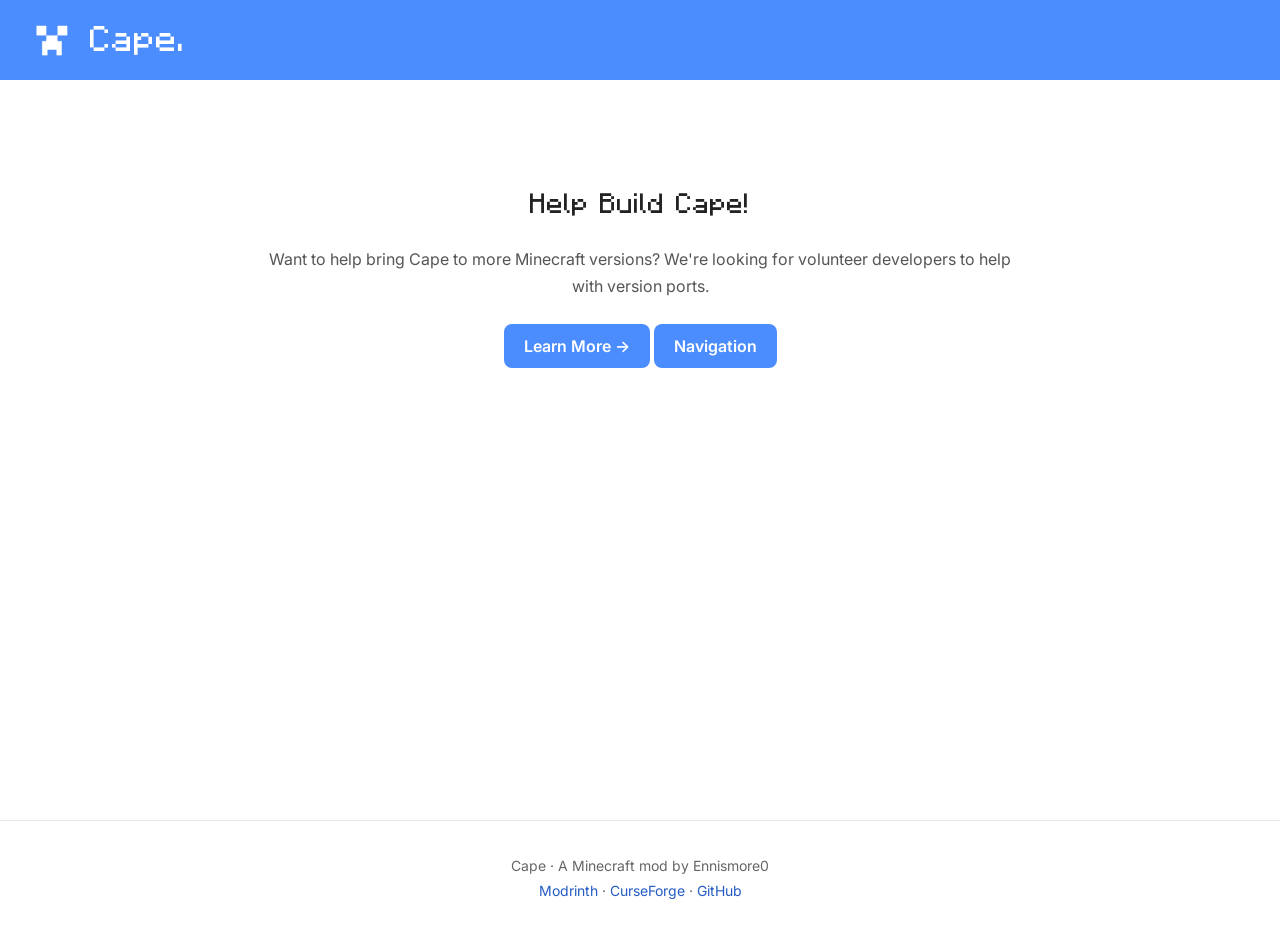
<file: index.html>
<!DOCTYPE html>
<html lang="en">
<head>
    <meta charset="UTF-8">
    <meta name="viewport" content="width=device-width, initial-scale=1.0">

    <title>Cape Mod</title>

    <link rel="stylesheet" href="font/style.css">
    <link rel="icon" type="image/png" href="assets/cape-logo.png">
</head>
<body>

    <header class="site-header">
    <a href="https://www.modrinth.com/mod/cape."
       class="header-brand"
       target="_blank"
       rel="noopener noreferrer">
        <img src="assets/cape-logo.png" alt="Cape Logo" class="logo">
        <h1>Cape.</h1>
    </a>
    </header>

    <main>
        <section class="development">
            <h2>Help Build Cape!</h2>

            <p>
                Want to help bring Cape to more Minecraft versions?
                We're looking for volunteer developers to help with version ports.
            </p>

            <a href="learn-more/development.html"
               class="button button-primary">
                Learn More &rarr;
            </a>

            <a href="navigation.html"
               class="button button-primary">
                Navigation
            </a>
        </section>
    </main>

    <footer class="site-footer">
        <p>Cape · A Minecraft mod by Ennismore0</p>

        <p>
            <a href="https://modrinth.com/mod/cape." target="_blank" rel="noopener noreferrer">Modrinth</a>
            ·
            <a href="https://www.curseforge.com/minecraft/mc-mods/cape-mod" target="_blank" rel="noopener noreferrer">CurseForge</a>
            ·
            <a href="https://github.com/Ennismore0/Cape" target="_blank" rel="noopener noreferrer">GitHub</a>
        </p>
    </footer>

</body>
</html>
</file>
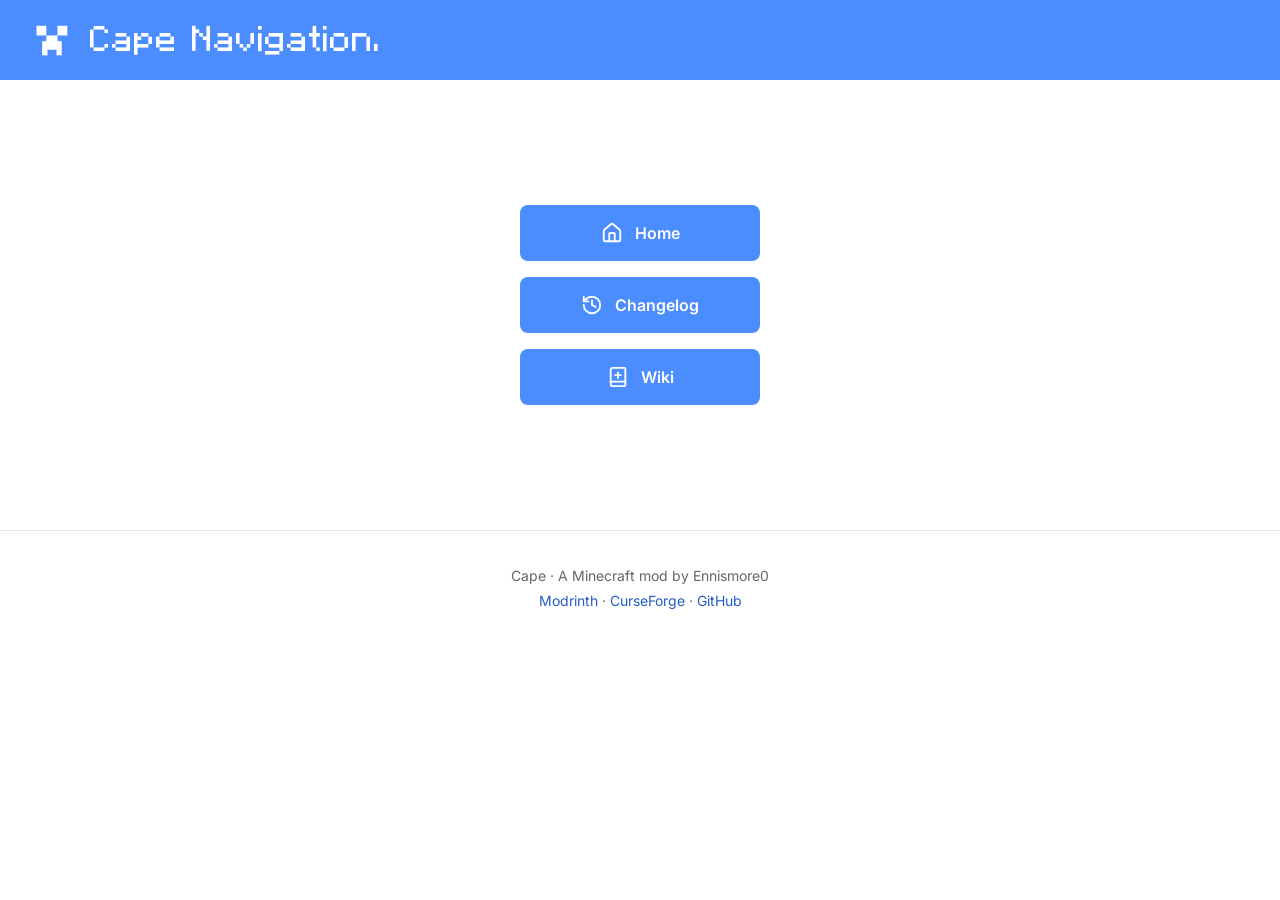
<file: navigation.html>
<!DOCTYPE html>
<html lang="en">
<head>
    <meta charset="UTF-8">
    <meta name="viewport" content="width=device-width, initial-scale=1.0">

    <title>Cape Mod - Navigation</title>

    <link rel="stylesheet" href="../font/style.css">
    <link rel="icon" type="image/png" href="../assets/cape-logo.png">
</head>
<body>
    <header class="site-header">
        <a href="../index.html" class="header-brand">
            <img src="../assets/cape-logo.png" alt="Cape Logo" class="logo">
            <h1>Cape Navigation.</h1>
        </a>
    </header>

    <main class="navigation">
        <a href="../index.html" class="button button-primary">
            <img src="../assets/icons/home.svg" alt="" class="button-icon">
            Home
        </a>

        <a href="project/changelog.html" class="button button-primary">
            <img src="../assets/icons/history.svg" alt="" class="button-icon">
            Changelog
        </a>

        <a href="wiki/wiki.html" class="button button-primary">
            <img src="../assets/icons/wiki.svg" alt="" class="button-icon">
            Wiki
        </a>
    </main>

    <footer class="site-footer">
        <p>Cape · A Minecraft mod by Ennismore0</p>

        <p>
            <a href="https://modrinth.com/mod/cape." target="_blank" rel="noopener noreferrer">Modrinth</a>
            ·
            <a href="https://www.curseforge.com/minecraft/mc-mods/cape-mod" target="_blank" rel="noopener noreferrer">CurseForge</a>
            ·
            <a href="https://github.com/Ennismore0/Cape" target="_blank" rel="noopener noreferrer">GitHub</a>
        </p>
    </footer>
</body>
</html>
</file>
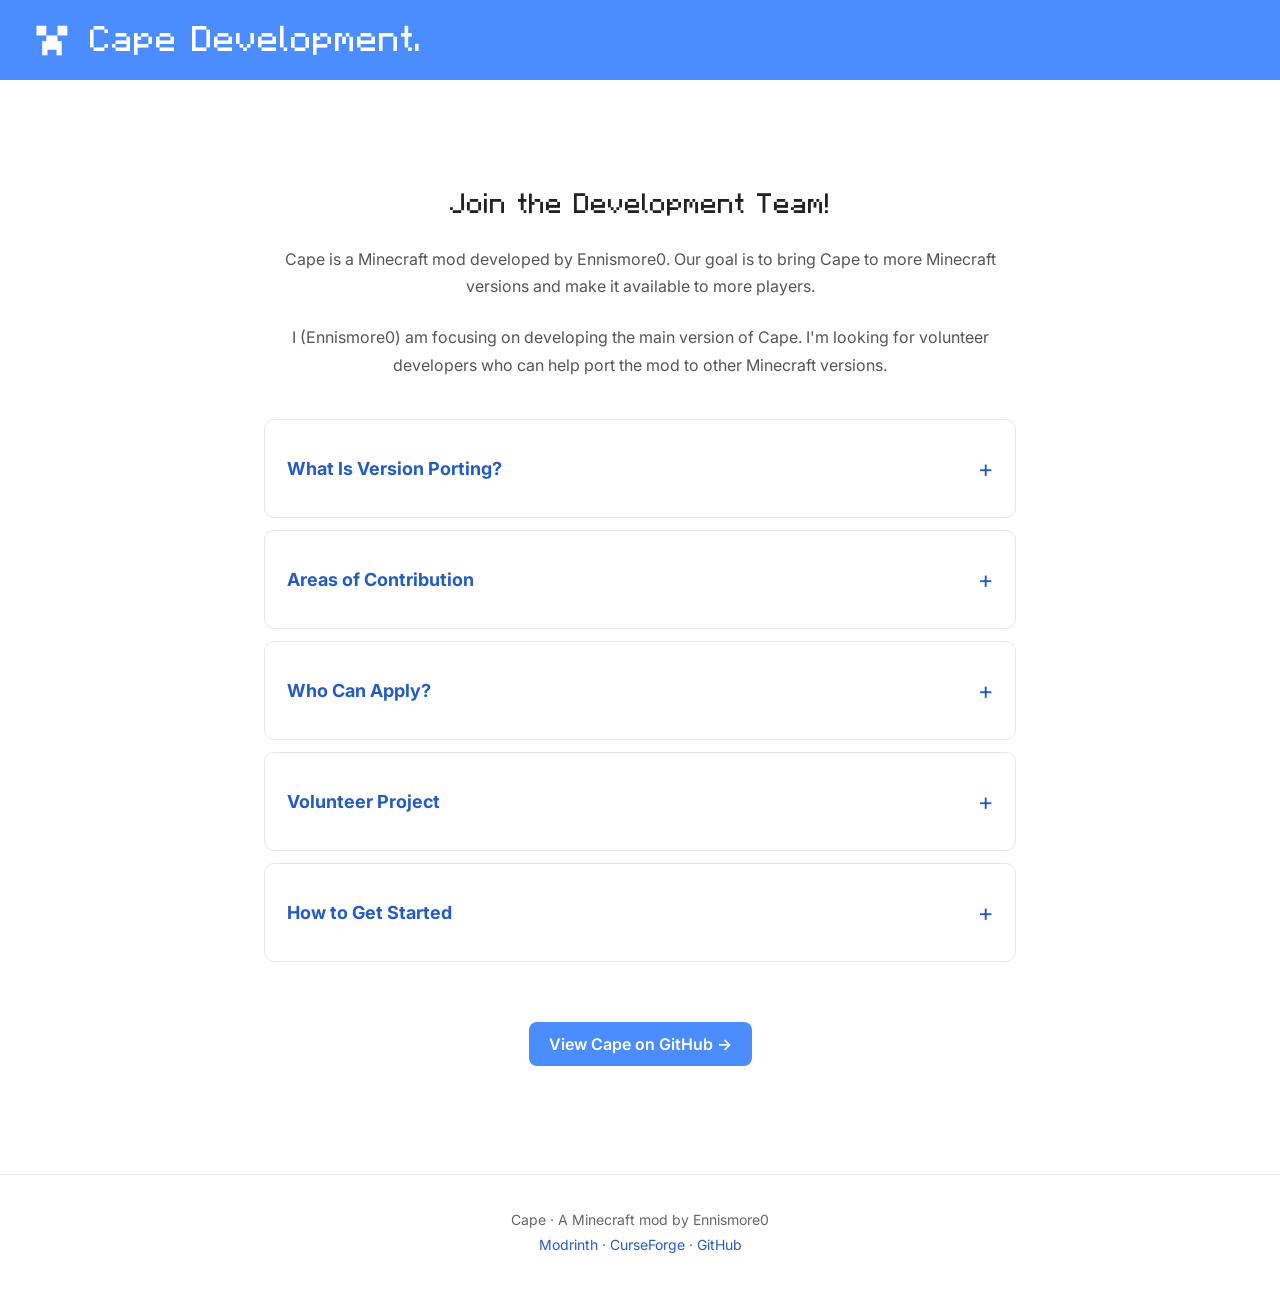
<file: learn-more/development.html>
<html lang="en">
<head>
    <meta charset="UTF-8">
    <meta name="viewport" content="width=device-width, initial-scale=1.0">

    <title>Cape Mod - Development</title>
    <meta name="description" content="Help develop Cape and bring the Minecraft mod to more Minecraft versions.">

    <link rel="stylesheet" href="../font/style.css">
    <link rel="icon" type="image/png" href="../assets/cape-logo.png">
</head>
<body>

    <header class="site-header">
        <a href="../index.html" class="header-brand">
            <img src="../assets/cape-logo.png" alt="Cape Logo" class="logo">
            <h1>Cape Development.</h1>
        </a>
    </header>

    <main>
        <section class="development">

            <h2>Join the Development Team!</h2>

            <p>
                Cape is a Minecraft mod developed by Ennismore0.
                Our goal is to bring Cape to more Minecraft versions
                and make it available to more players.
            </p>

            <p>
                I (Ennismore0) am focusing on developing the main version of Cape.
                I'm looking for volunteer developers who can help
                port the mod to other Minecraft versions.
            </p>

            <div class="development-dropdowns">

                <details class="development-dropdown">
                    <summary><h3>What Is Version Porting?</h3></summary>

                    <div class="dropdown-content">
                        <p>
                            Minecraft updates can change the code and systems
                            that mods rely on. Porting means adapting a mod so
                            it can work with a different Minecraft version.
                        </p>

                        <p>
                            As a developer on the Cape team, you could help
                            update code, resolve compatibility issues, test
                            changes, and maintain a port for your assigned version.
                        </p>
                    </div>
                </details>

                <details class="development-dropdown">
                    <summary><h3>Areas of Contribution</h3></summary>

                    <div class="dropdown-content">
                        <div class="development-roles">

                            <article class="role-card">
                                <h3>Version Porting</h3>
                                <p>
                                    Adapt Cape to Minecraft versions other than
                                    the main version (26.1.2).
                                </p>
                            </article>

                            <article class="role-card">
                                <h3>Testing</h3>
                                <p>
                                    Test changes, identify bugs, and verify that
                                    a version port works as expected.
                                </p>
                            </article>

                            <article class="role-card">
                                <h3>Bug Fixes</h3>
                                <p>
                                    Investigate problems and help improve
                                    compatibility and stability.
                                </p>
                            </article>

                        </div>
                    </div>
                </details>

                <details class="development-dropdown">
                    <summary><h3>Who Can Apply?</h3></summary>

                    <div class="dropdown-content">
                        <p>
                            We're looking for people who are interested in
                            Minecraft mod development, can communicate with
                            the team, and are willing to learn and collaborate.
                        </p>

                        <p>
                            Experience with Java, Fabric, and the relevant
                            Minecraft version is helpful for version-porting work.
                        </p>
                    </div>
                </details>

                <details class="development-dropdown">
                    <summary><h3>Volunteer Project</h3></summary>

                    <div class="dropdown-content">
                        <p>
                            Cape's development team is volunteer-based.
                            This is an unpaid opportunity to contribute to
                            an open-source Minecraft mod and gain development
                            experience.
                        </p>
                    </div>
                </details>

                <details class="development-dropdown">
                    <summary><h3>How to Get Started</h3></summary>

                    <div class="dropdown-content">
                        <ol class="development-steps">
                            <li>
                                Visit the Cape repository on GitHub.
                            </li>
                            <li>
                                Explore the source code and project structure.
                            </li>
                            <li>
                                Read the project's license and contribution
                                instructions before submitting changes.
                            </li>
                            <li>
                                Get in touch through the project's available
                                communication channels to discuss contributing.
                            </li>
                        </ol>
                    </div>
                </details>

            </div>
            <br>
            <a href="https://github.com/Ennismore0/Cape" class="button button-primary" target="_blank" rel="noopener noreferrer">
                View Cape on GitHub →
            </a>

        </section>
    </main>

    <footer class="site-footer">
        <p>Cape · A Minecraft mod by Ennismore0</p>

        <p>
            <a href="https://modrinth.com/mod/cape." target="_blank" rel="noopener noreferrer">Modrinth</a>
            ·
            <a href="https://www.curseforge.com/minecraft/mc-mods/cape-mod" target="_blank" rel="noopener noreferrer">CurseForge</a>
            ·
            <a href="https://github.com/Ennismore0/Cape" target="_blank" rel="noopener noreferrer">GitHub</a>
        </p>
    </footer>

</body>
</html>
</file>
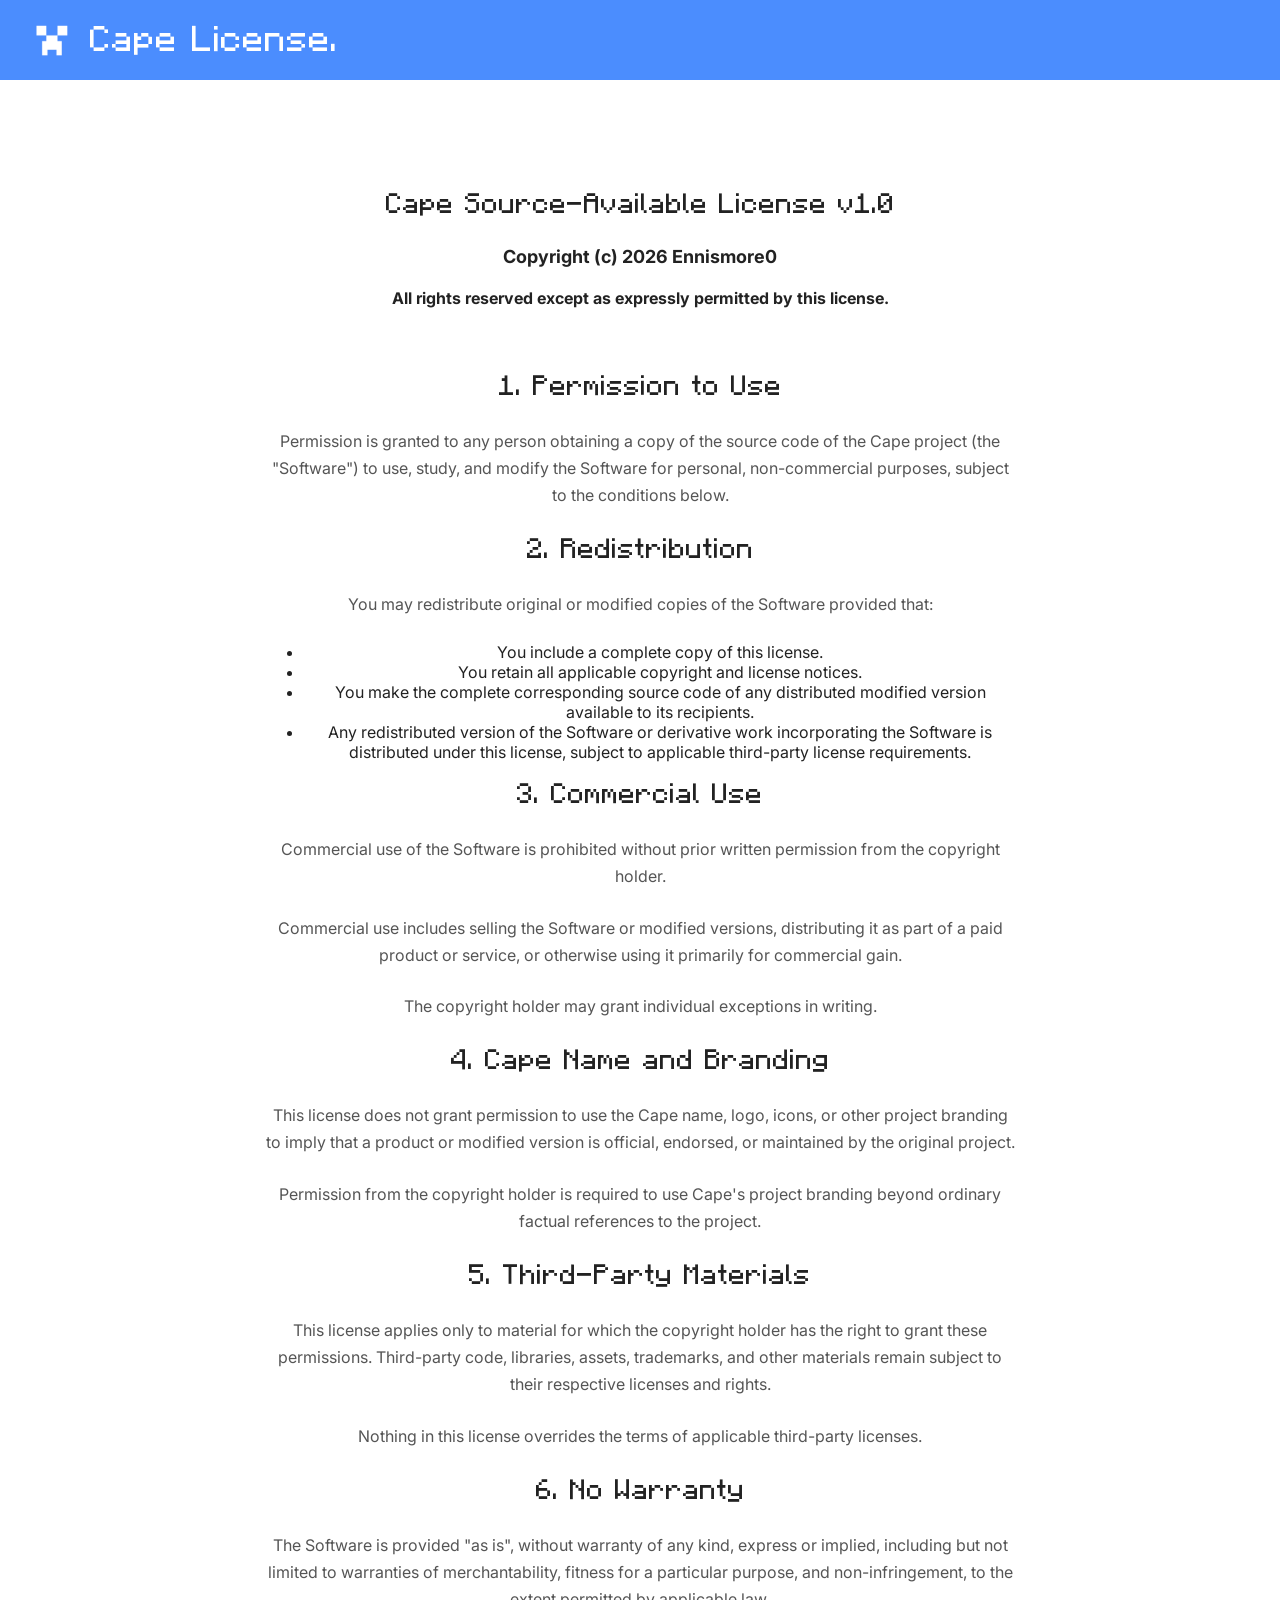
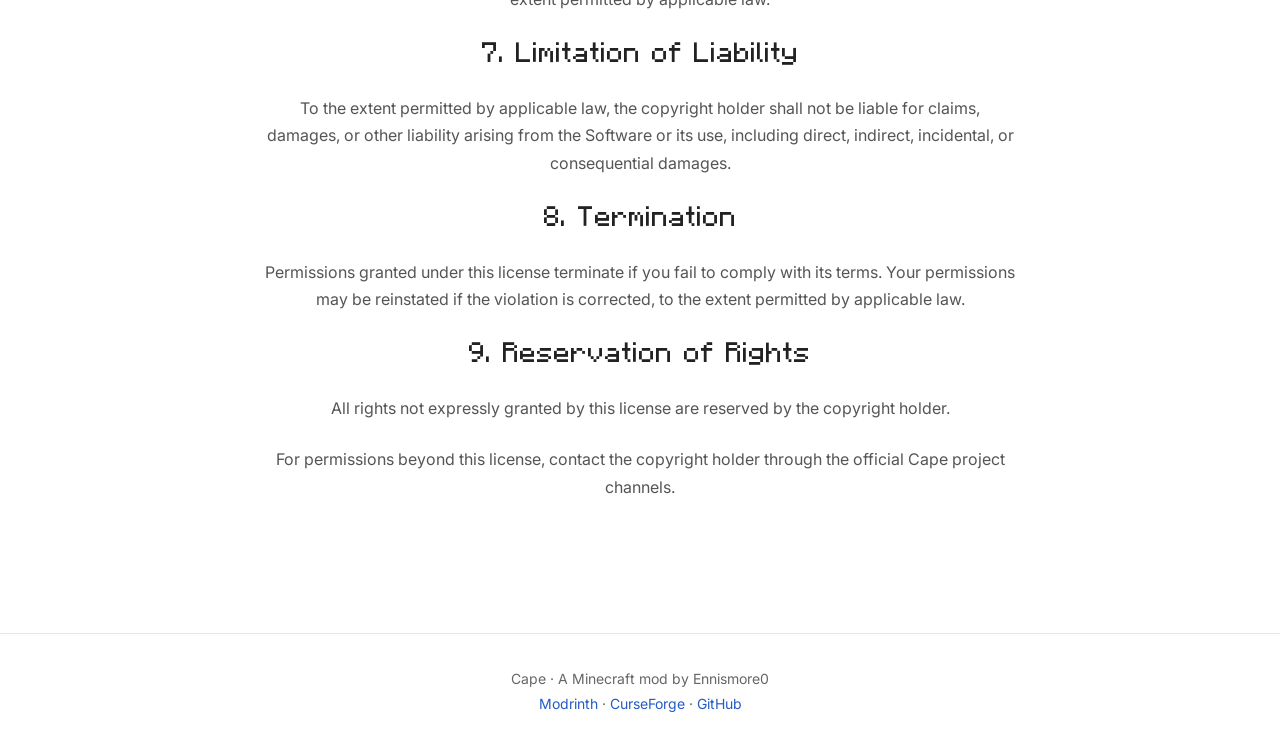
<file: learn-more/license.html>
<!DOCTYPE html>
<html lang="en">
<head>
    <meta charset="UTF-8">
    <meta name="viewport" content="width=device-width, initial-scale=1.0">

    <title>Cape Mod - License</title>

    <link rel="stylesheet" href="../font/style.css">
    <link rel="icon" type="image/png" href="../assets/cape-logo.png">
</head>
<body>
    <header class="site-header">
        <a href="https://raw.githubusercontent.com/Ennismore0/Cape/refs/heads/main/LICENSE.txt" class="header-brand" target="_blank" rel="noopener noreferrer">
            <img src="../assets/cape-logo.png" alt="Cape Logo" class="logo">
            <h1>Cape License.</h1>
        </a>
    </header>

    <main>
        <section class="development">
            <h2>Cape Source-Available License v1.0</h2>

            <h3>Copyright (c) 2026 Ennismore0</h3>
            <h4>All rights reserved except as expressly permitted by this license.</h4>

            <br><br>

            <h2 id="user-content-1-permission-to-use">1. Permission to Use</h2>
            <p>Permission is granted to any person obtaining a copy of the source code of the Cape project (the "Software") to use, study, and modify the Software for personal, non-commercial purposes, subject to the conditions below.</p>

            <h2 id="user-content-2-redistribution">2. Redistribution</h2>
            <p>You may redistribute original or modified copies of the Software provided that:</p>
            <ul>
                <li>You include a complete copy of this license.</li>
                <li>You retain all applicable copyright and license notices.</li>
                <li>You make the complete corresponding source code of any distributed modified version available to its recipients.</li>
                <li>Any redistributed version of the Software or derivative work incorporating the Software is distributed under this license, subject to applicable third-party license requirements.</li>
            </ul>

            <h2 id="user-content-3-commercial-use">3. Commercial Use</h2>
            <p>Commercial use of the Software is prohibited without prior written permission from the copyright holder.</p>
            <p>Commercial use includes selling the Software or modified versions, distributing it as part of a paid product or service, or otherwise using it primarily for commercial gain.</p>
            <p>The copyright holder may grant individual exceptions in writing.</p>

            <h2 id="user-content-4-cape-name-and-branding">4. Cape Name and Branding</h2>
            <p>This license does not grant permission to use the Cape name, logo, icons, or other project branding to imply that a product or modified version is official, endorsed, or maintained by the original project.</p>
            <p>Permission from the copyright holder is required to use Cape's project branding beyond ordinary factual references to the project.</p>

            <h2 id="user-content-5-third-party-materials">5. Third-Party Materials</h2>
            <p>This license applies only to material for which the copyright holder has the right to grant these permissions. Third-party code, libraries, assets, trademarks, and other materials remain subject to their respective licenses and rights.</p>
            <p>Nothing in this license overrides the terms of applicable third-party licenses.</p>

            <h2 id="user-content-6-no-warranty">6. No Warranty</h2>
            <p>The Software is provided "as is", without warranty of any kind, express or implied, including but not limited to warranties of merchantability, fitness for a particular purpose, and non-infringement, to the extent permitted by applicable law.</p>

            <h2 id="user-content-7-limitation-of-liability">7. Limitation of Liability</h2>
            <p>To the extent permitted by applicable law, the copyright holder shall not be liable for claims, damages, or other liability arising from the Software or its use, including direct, indirect, incidental, or consequential damages.</p>

            <h2 id="user-content-8-termination">8. Termination</h2>
            <p>Permissions granted under this license terminate if you fail to comply with its terms. Your permissions may be reinstated if the violation is corrected, to the extent permitted by applicable law.</p>

            <h2 id="user-content-9-reservation-of-rights">9. Reservation of Rights</h2>
            <p>All rights not expressly granted by this license are reserved by the copyright holder.</p>
            <p>For permissions beyond this license, contact the copyright holder through the official Cape project channels.</p>
        </section>
    </main>

    <footer class="site-footer">
        <p>Cape · A Minecraft mod by Ennismore0</p>

        <p>
            <a href="https://modrinth.com/mod/cape." target="_blank" rel="noopener noreferrer">Modrinth</a>
            ·
            <a href="https://www.curseforge.com/minecraft/mc-mods/cape-mod" target="_blank" rel="noopener noreferrer">CurseForge</a>
            ·
            <a href="https://github.com/Ennismore0/Cape" target="_blank" rel="noopener noreferrer">GitHub</a>
        </p>
    </footer>
</body>
</html>
</file>
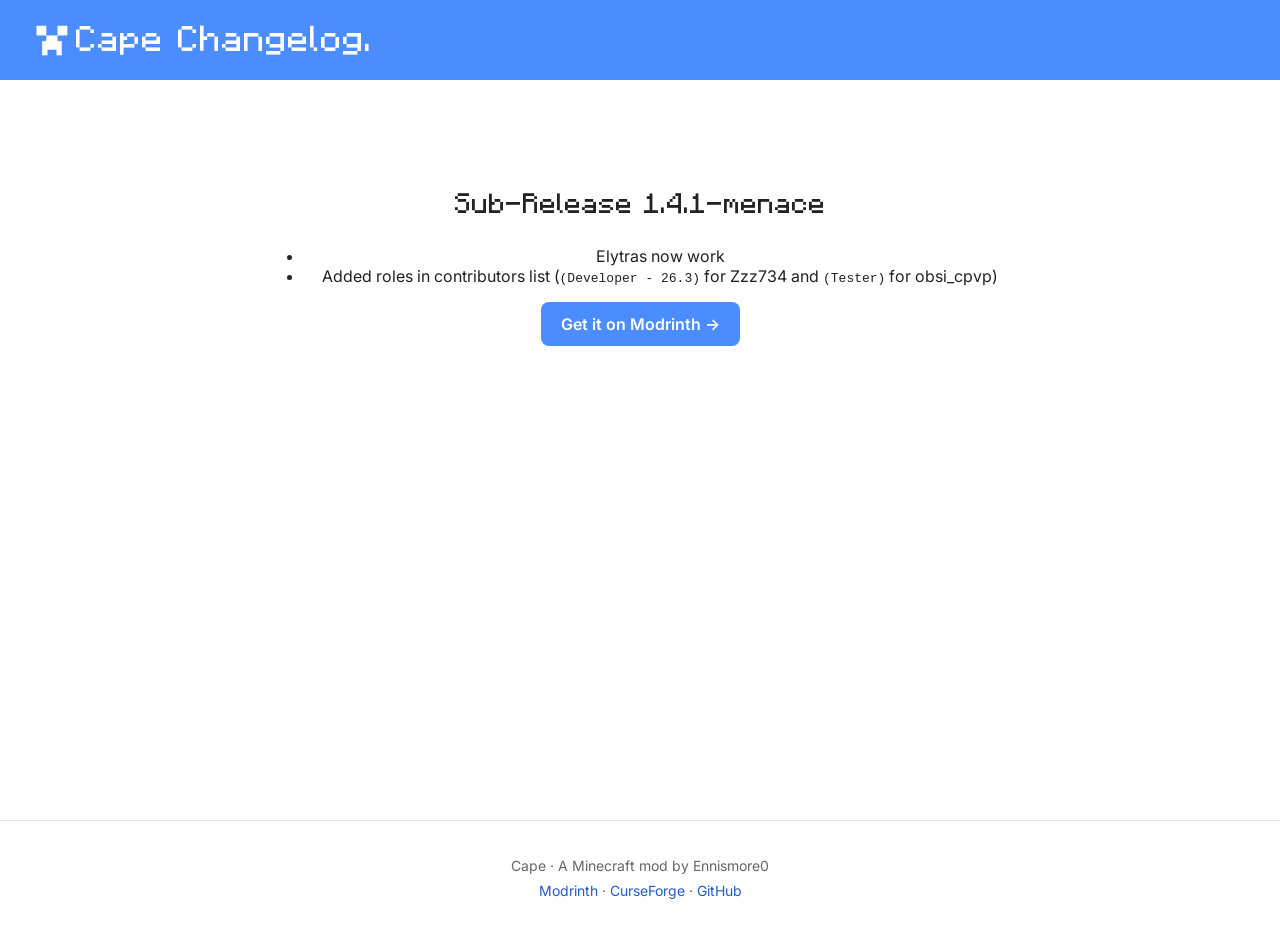
<file: project/changelog.html>
<html lang="en">
<head>
    <meta charset="UTF-8">
    <meta name="viewport" content="width=device-width, initial-scale=1.0">

    <title>Cape Mod - Changelog</title>

    <link rel="stylesheet" href="../font/style.css">
    <link rel="icon" type="image/png" href="../assets/cape-logo.png">
</head>
<body>

    <header class="site-header">
        <img
            src="../assets/cape-logo.png"
            alt="Cape Logo"
            class="logo"
        >
        <h1>Cape Changelog.</h1>
    </header>

    <main>
        <section class="development">
            <h2>Sub-Release 1.4.1-menace</h2>

            <ul>
                <li>Elytras now work</li>
                <li>
                    Added roles in contributors list
                    (<code>(Developer - 26.3)</code> for Zzz734
                    and <code>(Tester)</code> for obsi_cpvp)
                </li>
            </ul>

            <a
                href="https://modrinth.com/mod/cape./version/1.4.1-menace"
                class="button button-primary"
            >
                Get it on Modrinth →
            </a>
        </section>
    </main>

    <footer class="site-footer">
        <p>Cape · A Minecraft mod by Ennismore0</p>

        <p>
            <a
                href="https://modrinth.com/mod/cape."
                target="_blank"
                rel="noopener noreferrer"
            >Modrinth</a>
            ·
            <a
                href="https://www.curseforge.com/minecraft/mc-mods/cape-mod"
                target="_blank"
                rel="noopener noreferrer"
            >CurseForge</a>
            ·
            <a
                href="https://github.com/Ennismore0/Cape"
                target="_blank"
                rel="noopener noreferrer"
            >GitHub</a>
        </p>
    </footer>

</body>
</html>
</file>
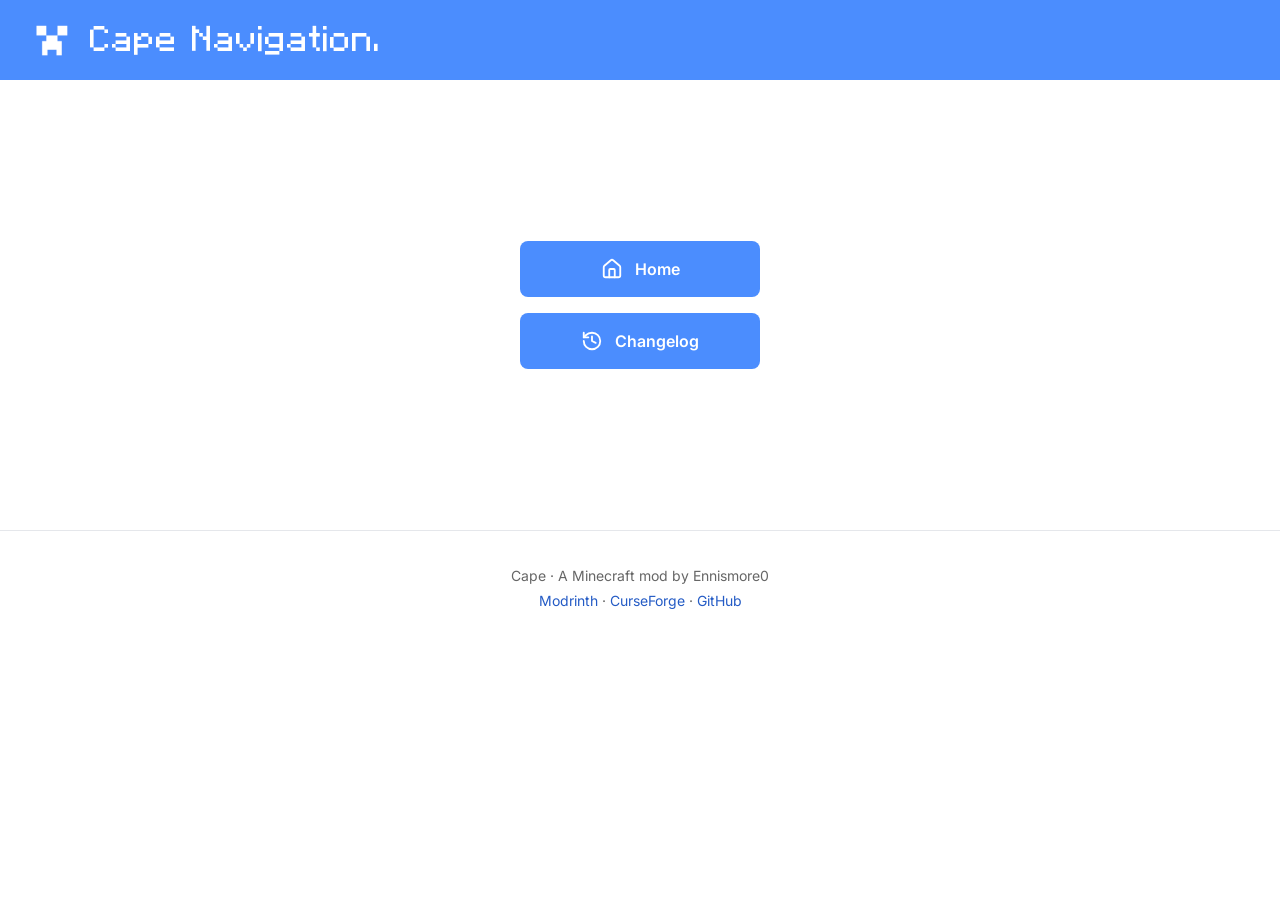
<file: project/navigation.html>
<!DOCTYPE html>
<html lang="en">
<head>
    <meta charset="UTF-8">
    <meta name="viewport" content="width=device-width, initial-scale=1.0">

    <title>Cape Mod - Navigation</title>

    <link rel="stylesheet" href="../font/style.css">
    <link rel="icon" type="image/png" href="../assets/cape-logo.png">
</head>
<body>

    <header class="site-header">
        <a href="../index.html" class="header-brand">
            <img src="../assets/cape-logo.png" alt="Cape Logo" class="logo">
            <h1>Cape Navigation.</h1>
        </a>
    </header>

    <main class="navigation">
        <a href="../index.html" class="button button-primary">
            <img src="../assets/icons/home.svg" alt="" class="button-icon">
            Home
        </a>

        <a href="changelog.html" class="button button-primary">
            <img src="../assets/icons/history.svg" alt="" class="button-icon">
            Changelog
        </a>
    </main>

    <footer class="site-footer">
        <p>Cape · A Minecraft mod by Ennismore0</p>

        <p>
            <a href="https://modrinth.com/mod/cape." target="_blank" rel="noopener noreferrer">Modrinth</a>
            ·
            <a href="https://www.curseforge.com/minecraft/mc-mods/cape-mod" target="_blank" rel="noopener noreferrer">CurseForge</a>
            ·
            <a href="https://github.com/Ennismore0/Cape" target="_blank" rel="noopener noreferrer">GitHub</a>
        </p>
    </footer>

</body>
</html>
</file>
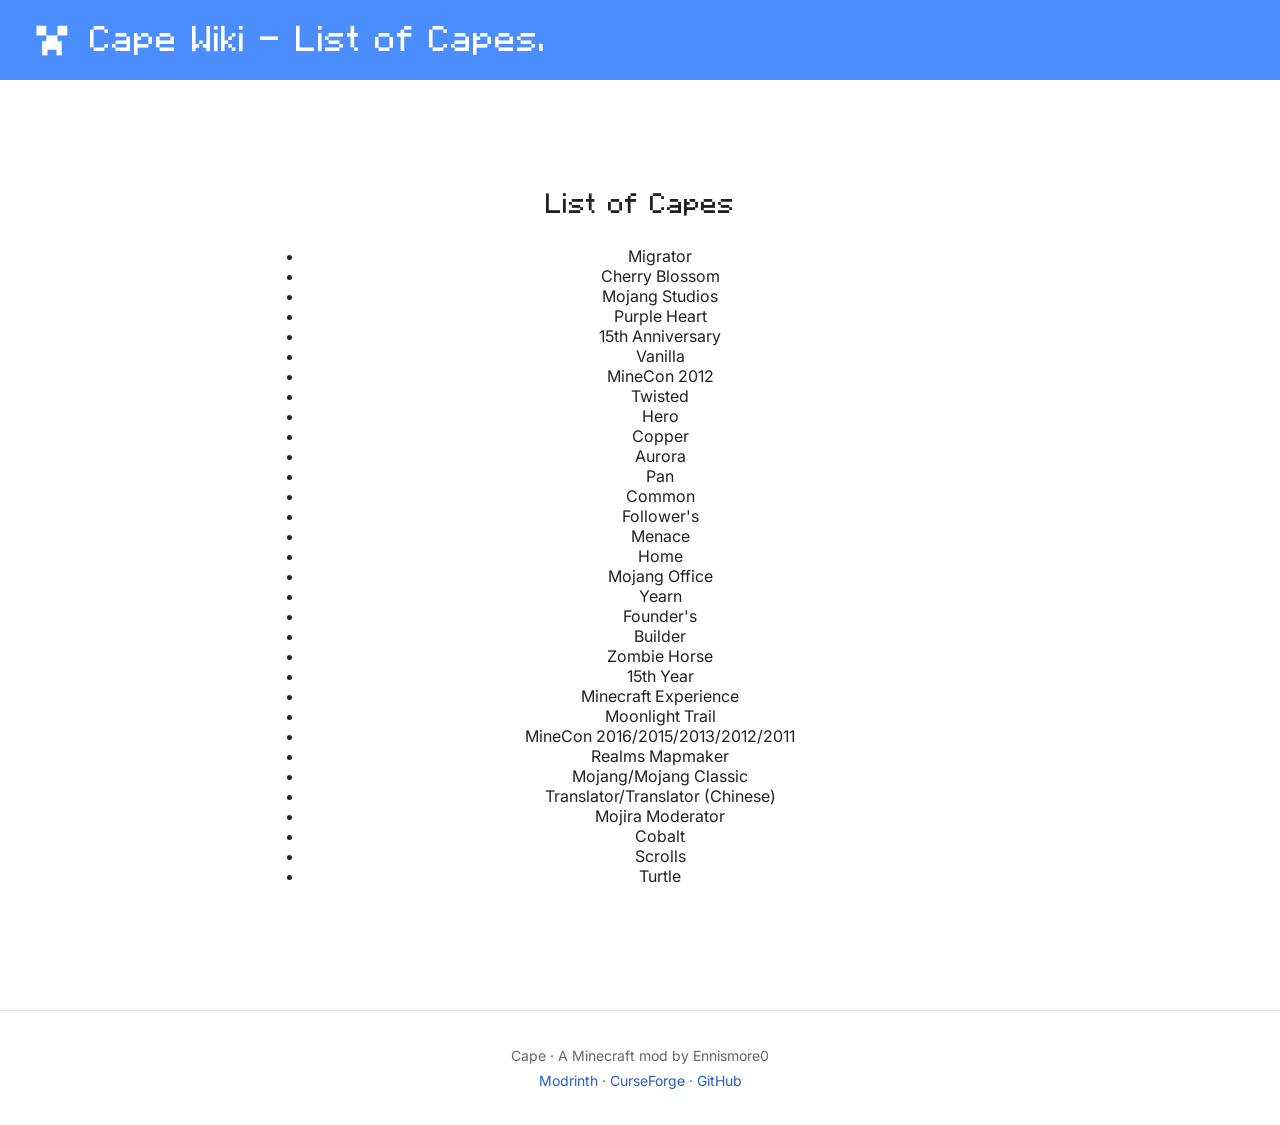
<file: wiki/list-of-capes.html>
<html lang="en"><head>
    <meta charset="UTF-8">
    <meta name="viewport" content="width=device-width, initial-scale=1.0">

    <title>Cape Wiki - List of Capes</title>

    <link rel="stylesheet" href="../font/style.css">
    <link rel="icon" type="image/png" href="../assets/cape-logo.png">
</head>
<body>

    <header class="site-header">
    <a href="https://www.modrinth.com/mod/cape." class="header-brand" target="_blank" rel="noopener noreferrer">
        <img src="../assets/cape-logo.png" alt="Cape Logo" class="logo">
        <h1>Cape Wiki - List of Capes.</h1>
    </a>
    </header>

    <main>
        <section class="development">
            <h2>List of Capes</h2>
<ul>
<li>Migrator</li>
<li>Cherry Blossom</li>
<li>Mojang Studios</li>
<li>Purple Heart</li>
<li>15th Anniversary</li>
<li>Vanilla</li>
<li>MineCon 2012</li>
<li>Twisted</li>
<li>Hero</li>
<li>Copper</li>
<li>Aurora</li>
<li>Pan</li>
<li>Common</li>
<li>Follower's</li>
<li>Menace</li>
<li>Home</li>
<li>Mojang Office</li>
<li>Yearn</li>
<li>Founder's</li>
<li>Builder</li>
<li>Zombie Horse</li>
<li>15th Year</li>
<li>Minecraft Experience</li>
<li>Moonlight Trail</li>
<li>MineCon 2016/2015/2013/2012/2011</li>
<li>Realms Mapmaker</li>
<li>Mojang/Mojang Classic</li>
<li>Translator/Translator (Chinese)</li>
<li>Mojira Moderator</li>
<li>Cobalt</li>
<li>Scrolls</li>
<li>Turtle</li>
</ul>
            
        </section>
    </main>

    <footer class="site-footer">
        <p>Cape · A Minecraft mod by Ennismore0</p>

        <p>
            <a href="https://modrinth.com/mod/cape." target="_blank" rel="noopener noreferrer">Modrinth</a>
            ·
            <a href="https://www.curseforge.com/minecraft/mc-mods/cape-mod" target="_blank" rel="noopener noreferrer">CurseForge</a>
            ·
            <a href="https://github.com/Ennismore0/Cape" target="_blank" rel="noopener noreferrer">GitHub</a>
        </p>
    </footer>
</body>
</html>
</file>
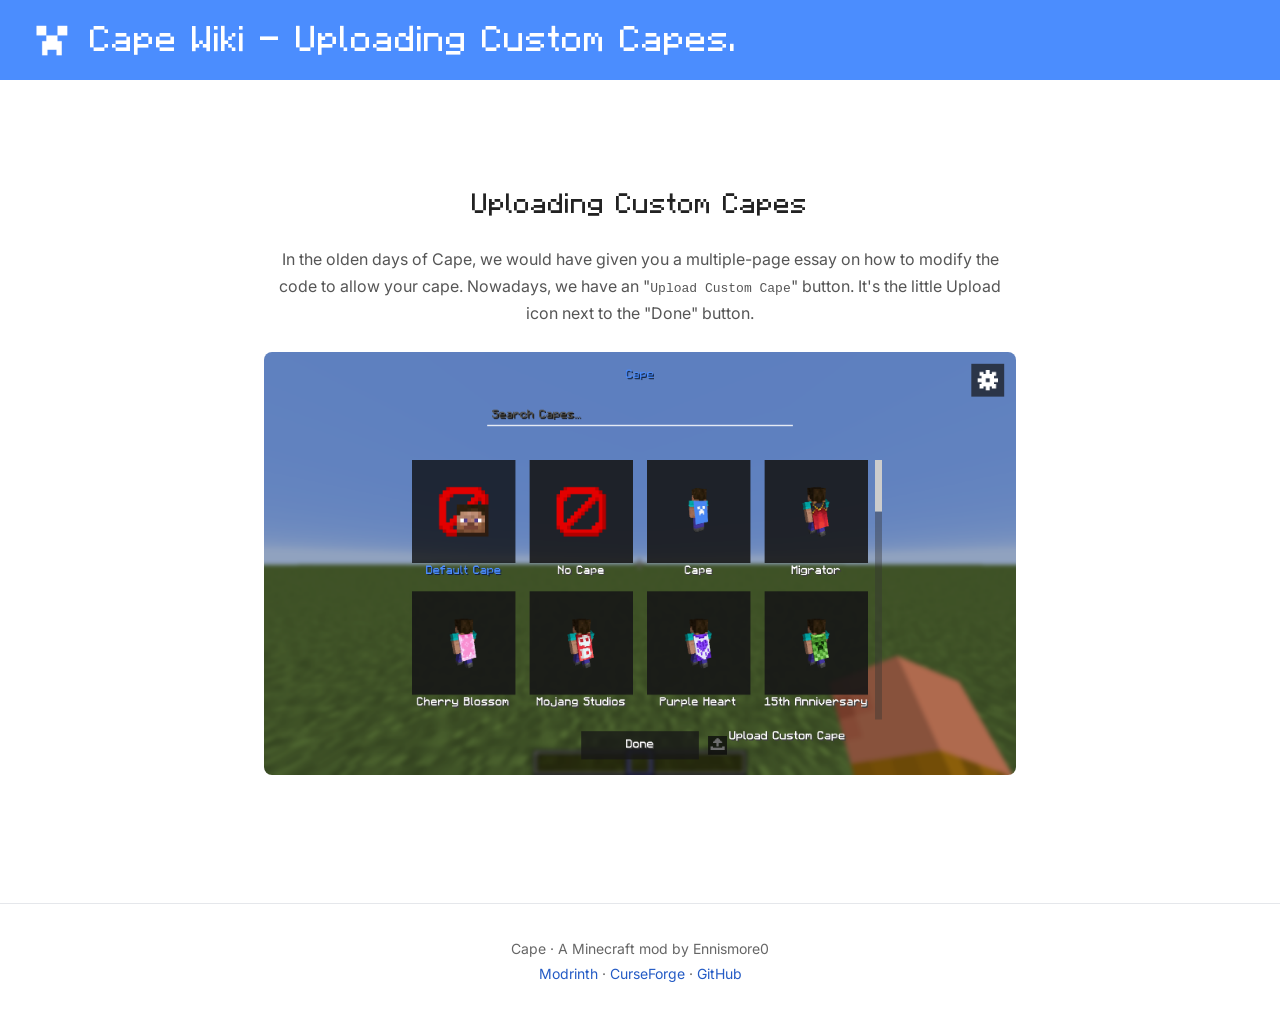
<file: wiki/uploading-custom-capes.html>
<!DOCTYPE html>
<html lang="en">
<head>
    <meta charset="UTF-8">
    <meta name="viewport" content="width=device-width, initial-scale=1.0">

    <title>Cape Wiki - Uploading Custom Capes</title>

    <link rel="stylesheet" href="../font/style.css">
    <link rel="icon" type="image/png" href="../assets/cape-logo.png">
</head>
<body>
    <header class="site-header">
        <a href="https://www.modrinth.com/mod/cape." class="header-brand" target="_blank" rel="noopener noreferrer">
            <img src="../assets/cape-logo.png" alt="Cape Logo" class="logo">
            <h1>Cape Wiki - Uploading Custom Capes.</h1>
        </a>
    </header>

    <main>
        <section class="development">
            <h2>Uploading Custom Capes</h2>

            <p>In the olden days of Cape, we would have given you a multiple-page essay on how to modify the code to allow your cape. Nowadays, we have an "<code>Upload Custom Cape</code>" button. It's the little Upload icon next to the "Done" button.</p>
            <img src="../assets/upload-custom-cape.png" alt="Upload Custom Cape Button">
        </section>
    </main>

    <footer class="site-footer">
        <p>Cape · A Minecraft mod by Ennismore0</p>

        <p>
            <a href="https://modrinth.com/mod/cape." target="_blank" rel="noopener noreferrer">Modrinth</a>
            ·
            <a href="https://www.curseforge.com/minecraft/mc-mods/cape-mod" target="_blank" rel="noopener noreferrer">CurseForge</a>
            ·
            <a href="https://github.com/Ennismore0/Cape" target="_blank" rel="noopener noreferrer">GitHub</a>
        </p>
    </footer>
</body>
</html>
</file>
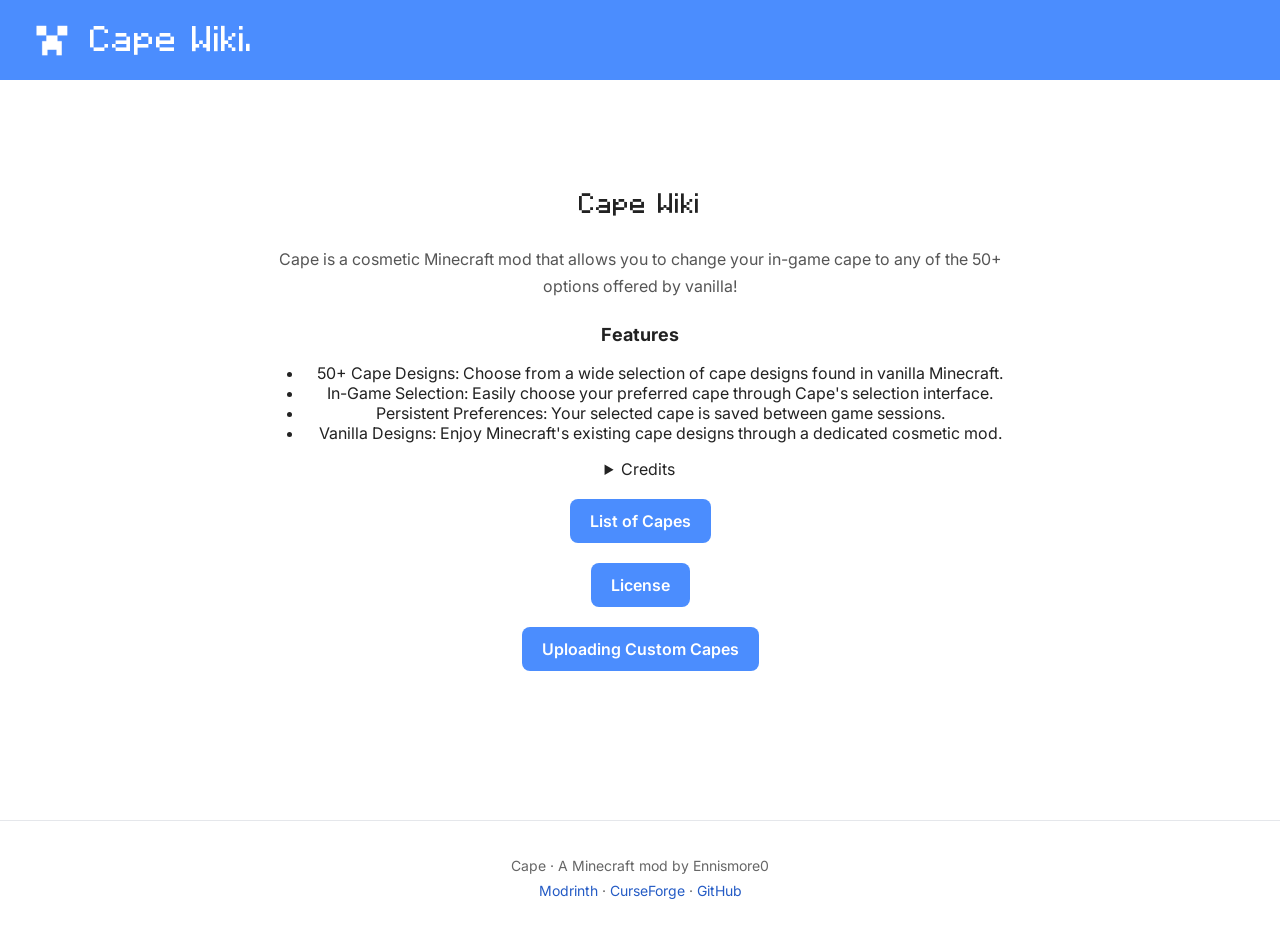
<file: wiki/wiki.html>
<html lang="en"><head>
    <meta charset="UTF-8">
    <meta name="viewport" content="width=device-width, initial-scale=1.0">

    <title>Cape Mod - Wiki</title>

    <link rel="stylesheet" href="../font/style.css">
    <link rel="icon" type="image/png" href="../assets/cape-logo.png">
</head>
<body>
    <header class="site-header">
        <a href="https://www.modrinth.com/mod/cape." class="header-brand" target="_blank" rel="noopener noreferrer">
            <img src="../assets/cape-logo.png" alt="Cape Logo" class="logo">
            <h1>Cape Wiki.</h1>
        </a>
    </header>

    <main>
        <section class="development">
            <h2>Cape Wiki</h2>

            <p>Cape is a cosmetic Minecraft mod that allows you to change your in-game cape to any of the 50+ options offered by vanilla!</p>

            <h3 id="user-content-features">Features</h3>
            <ul>
                <li>50+ Cape Designs: Choose from a wide selection of cape designs found in vanilla Minecraft.</li>
                <li>In-Game Selection: Easily choose your preferred cape through Cape's selection interface.</li>
                <li>Persistent Preferences: Your selected cape is saved between game sessions.</li>
                <li>Vanilla Designs: Enjoy Minecraft's existing cape designs through a dedicated cosmetic mod.</li>
            </ul>

            <details>
                <summary>Credits</summary>
                Cape is an unofficial community project and is not affiliated with Mojang Studios or Microsoft. All original cape designs remain the property of their respective owners.
            </details>

            <br>
            
            <a href="list-of-capes.html" class="button button-primary">
                List of Capes
            </a>
    
            <br>
            <br>

            <a href="../learn-more/license.html" class="button button-primary">
                License
            </a>

            <br>
            <br>

            <a href="uploading-custom-capes.html" class="button button-primary">
                Uploading Custom Capes
            </a>
        </section>
    </main>

    <footer class="site-footer">
        <p>Cape · A Minecraft mod by Ennismore0</p>

        <p>
            <a href="https://modrinth.com/mod/cape." target="_blank" rel="noopener noreferrer">Modrinth</a>
            ·
            <a href="https://www.curseforge.com/minecraft/mc-mods/cape-mod" target="_blank" rel="noopener noreferrer">CurseForge</a>
            ·
            <a href="https://github.com/Ennismore0/Cape" target="_blank" rel="noopener noreferrer">GitHub</a>
        </p>
    </footer>

</body></html>
</file>
<file: font/style.css>
@import url('https://fonts.googleapis.com/css2?family=Inter:wght@400;500;600;700&display=swap');

@font-face {
    font-family: "Mojangles";
    src: url("Minecraft-Default.otf") format("opentype");
    font-display: swap;
}

* {
    box-sizing: border-box;
}

body {
    margin: 0;
    background: #FFFFFF;
    color: #222222;
    font-family: "Inter", sans-serif;
}

.site-header {
    display: flex;
    align-items: center;
    padding: 16px 28px;
    background-color: #4B8DFE;
    color: #FFFFFF;
}

.header-brand {
    display: flex;
    align-items: center;
    gap: 14px;
    color: inherit;
    text-decoration: none;
}

.logo {
    display: block;
    width: 48px;
    height: 48px;
    object-fit: contain;
}

.site-header h1 {
    margin: 0;
    font-family: "Mojangles", sans-serif;
    font-size: 36px;
    font-weight: normal;
}

main {
    min-height: calc(100vh - 160px);
    padding: 28px;
    background: #FFFFFF;
}

.development {
    max-width: 800px;
    margin: 0 auto;
    padding: 80px 24px;
    text-align: center;
}

.development h2 {
    margin: 0 0 24px;
    font-family: "Mojangles", sans-serif;
    font-size: 28px;
    font-weight: normal;
}

.development h3 {
    font-size: 18px;
}

.development p {
    margin: 0 0 24px;
    color: #555555;
    line-height: 1.7;
}

.development-buttons {
    display: flex;
    flex-direction: column;
    align-items: center;
    gap: 12px;
    margin-top: 24px;
}

.development-buttons .button {
    width: 240px;
    text-align: center;
}

.development img {
    max-width: 100%;
    height: auto;
    display: block;
    margin: 20px auto;
    border-radius: 8px;
}

.changelog {
    max-width: 800px;
    margin: 0 auto;
    padding: 80px 24px;
    text-align: center;
}

.changelog h2 {
    margin: 0 0 24px;
    font-family: "Mojangles", sans-serif;
    font-size: 28px;
    font-weight: normal;
}

.changelog h3 {
    font-size: 18px;
}

.changelog p {
    margin: 0 0 24px;
    color: #555555;
    line-height: 1.7;
}

.button {
    display: inline-block;
    padding: 12px 20px;
    border-radius: 8px;
    text-decoration: none;
    font-weight: 600;
    transition: transform 0.15s, opacity 0.15s;
}

.button:hover {
    transform: translateY(-2px);
    opacity: 0.9;
}

.button-primary {
    background: #4B8DFE;
    color: #FFFFFF;
}

.button:focus-visible,
.header-brand:focus-visible,
.site-footer a:focus-visible {
    outline: 3px solid #245BC5;
    outline-offset: 4px;
}

.button-icon {
    width: 22px;
    height: 22px;
    flex-shrink: 0;
    filter: brightness(0) invert(1);
}

.development-dropdowns {
    display: flex;
    flex-direction: column;
    gap: 12px;
    margin: 40px 0;
    text-align: left;
}

.development-dropdown {
    overflow: hidden;
    border: 1px solid #E5E7EB;
    border-radius: 10px;
    background: #FFFFFF;
}

.development-dropdown summary {
    position: relative;
    padding: 20px 52px 20px 22px;
    color: #245BC5;
    font-weight: 600;
    cursor: pointer;
    list-style: none;
    transition: background-color 0.2s;
}

.development-dropdown summary::-webkit-details-marker {
    display: none;
}

.development-dropdown summary::after {
    position: absolute;
    top: 50%;
    right: 22px;
    content: "+";
    transform: translateY(-50%);
    font-size: 24px;
    font-weight: 400;
}

.development-dropdown[open] summary::after {
    content: "−";
}

.development-dropdown summary:hover {
    background: #F3F7FF;
}

.development-dropdown summary:focus-visible {
    outline: 3px solid #4B8DFE;
    outline-offset: -3px;
}

.dropdown-content {
    padding: 4px 22px 22px;
    border-top: 1px solid #E5E7EB;
}

.dropdown-content p {
    margin-bottom: 16px;
}

.dropdown-content p:last-child {
    margin-bottom: 0;
}

.development-roles {
    display: grid;
    grid-template-columns: repeat(3, minmax(0, 1fr));
    gap: 14px;
    margin-top: 16px;
}

.role-card {
    padding: 18px;
    border: 1px solid #E5E7EB;
    border-radius: 8px;
    background: #FFFFFF;
}

.role-card h3 {
    margin-top: 0;
    color: #245BC5;
    font-size: 16px;
}

.role-card p {
    margin-bottom: 0;
    font-size: 14px;
}

.development-steps {
    padding-left: 24px;
    line-height: 1.9;
}

.navigation {
    display: flex;
    flex-direction: column;
    align-items: center;
    justify-content: center;
    gap: 16px;
    width: 100%;
    min-height: 450px;
    padding: 48px 24px;
}

.navigation .button {
    display: inline-flex;
    align-items: center;
    justify-content: center;
    gap: 12px;
    width: 240px;
    min-height: 56px;
}

.site-footer {
    padding: 28px 16px;
    border-top: 1px solid #E5E7EB;
    color: #666666;
    font-size: 14px;
    text-align: center;
}

.site-footer p {
    margin: 8px 0;
}

.site-footer a {
    color: #245BC5;
    text-decoration: none;
}

.site-footer a:hover {
    text-decoration: underline;
}

@media (max-width: 700px) {
    .development-roles {
        grid-template-columns: 1fr;
    }

    .development-dropdown summary {
        padding: 18px 46px 18px 16px;
    }

    .development-dropdown summary::after {
        right: 16px;
    }

    .dropdown-content {
        padding: 4px 16px 18px;
    }
}

@media (max-width: 600px) {
    .site-header {
        padding: 14px 18px;
    }

    .logo {
        width: 40px;
        height: 40px;
    }

    .site-header h1 {
        font-size: 30px;
    }

    main {
        padding: 16px;
    }

    .development {
        padding: 48px 8px;
    }

    .changelog {
        padding: 48px 8px;
    }

    .navigation {
        padding: 32px 16px;
    }
}
</file>
